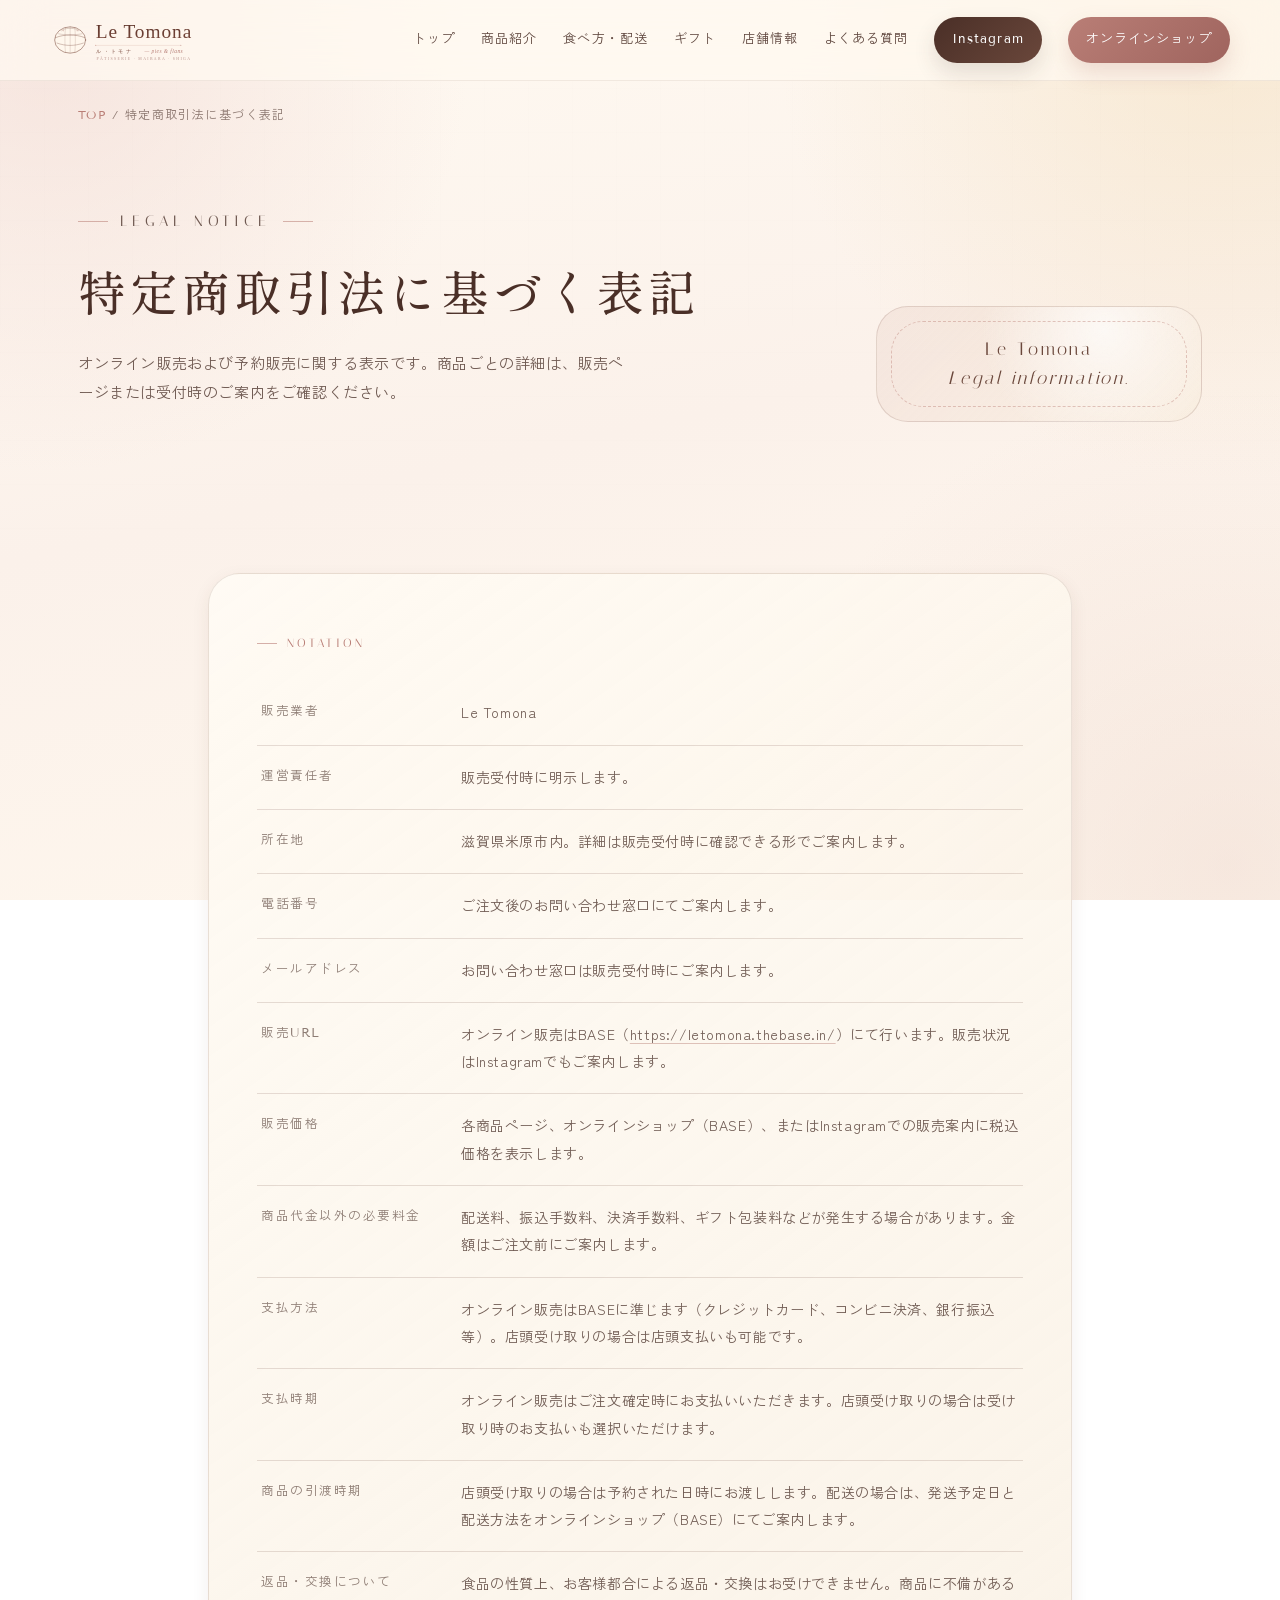
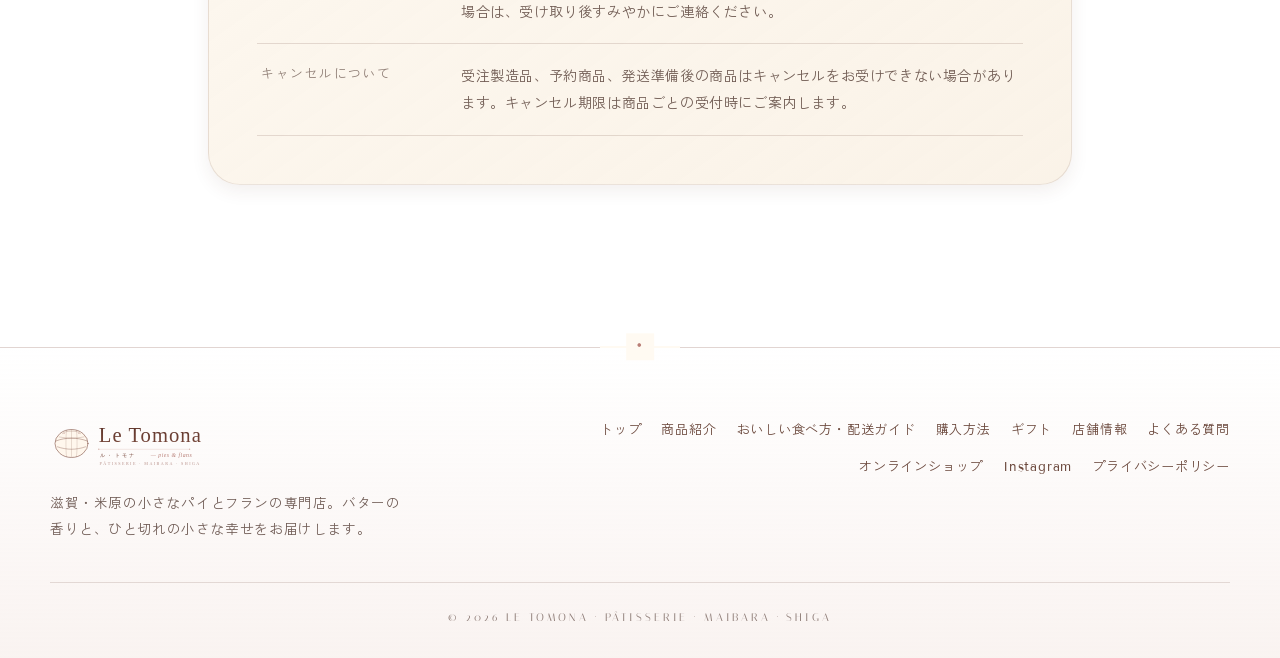
<file: legal.html>
<!doctype html>
<html lang="ja">
<head>
  <meta charset="utf-8">
  <meta name="viewport" content="width=device-width, initial-scale=1">
  <title>特定商取引法に基づく表記 | Le Tomona</title>
  <meta name="description" content="Le Tomonaの特定商取引法に基づく表記です。販売価格、支払方法、返品・交換などについてご案内します。">
  <link rel="icon" href="assets/favicon.svg" type="image/svg+xml">

  <link rel="preconnect" href="https://fonts.googleapis.com">
  <link rel="preconnect" href="https://fonts.gstatic.com" crossorigin>
  <link href="https://fonts.googleapis.com/css2?family=Italiana&family=Cormorant+Garamond:ital,wght@0,400;0,500;1,400;1,500&family=Tenor+Sans&family=Allura&family=Shippori+Mincho+B1:wght@400;500;600&family=Zen+Kaku+Gothic+Antique:wght@400;500&display=swap" rel="stylesheet">

  <link rel="stylesheet" href="styles.css">
</head>
<body>
  <a class="skip-link" href="#main">本文へ移動する</a>
  <div class="scroll-progress" data-scroll-progress aria-hidden="true"></div>

  <header class="site-header" data-header>
    <div class="header-inner">
      <a class="logo-link" href="index.html" aria-label="Le Tomona トップページへ">
        <img src="assets/logo.svg" width="178" height="50" alt="Le Tomona ル・トモナ">
      </a>
      <button class="nav-toggle" type="button" aria-label="メニューを開閉する" aria-expanded="false" aria-controls="site-nav" data-nav-toggle>
        <span class="nav-toggle-line"></span>
        <span class="nav-toggle-line"></span>
        <span class="nav-toggle-line"></span>
      </button>
      <nav class="site-nav" id="site-nav" aria-label="主要ナビゲーション" data-nav>
        <a href="index.html">トップ</a>
        <a href="products.html">商品紹介</a>
        <a href="guide.html">食べ方・配送</a>
        <a href="index.html#gift">ギフト</a>
        <a href="index.html#shop">店舗情報</a>
        <a href="index.html#faq">よくある質問</a>
        <a class="nav-cta" href="https://www.instagram.com/le_tomona?igsh=bzFsZndmN2lub2E0" target="_blank" rel="noopener">Instagram</a>
        <!-- BASEショップのURLは実際のURLに差し替えてください -->
        <a class="nav-base" href="https://letomona.thebase.in/" target="_blank" rel="noopener">オンラインショップ</a>
      </nav>
    </div>
  </header>

  <main id="main">
    <div class="breadcrumb"><a href="index.html">Top</a> / 特定商取引法に基づく表記</div>

    <section class="page-hero" aria-labelledby="legal-title">
      <div data-reveal="up">
        <p class="eyebrow">Legal notice</p>
        <h1 id="legal-title">特定商取引法に基づく表記</h1>
        <p>オンライン販売および予約販売に関する表示です。商品ごとの詳細は、販売ページまたは受付時のご案内をご確認ください。</p>
      </div>
      <aside class="page-badge" data-reveal="scale"><p>Le Tomona<br><em>Legal information.</em></p></aside>
    </section>

    <section class="section section-tight legal-layout" aria-labelledby="legal-table-title">
      <article class="legal-card" data-reveal="up">
        <h2 id="legal-table-title" class="label">Notation</h2>
        <table class="legal-table">
          <tbody>
            <tr><th scope="row">販売業者</th><td>Le Tomona</td></tr>
            <!-- 公開前に正式な氏名または法人名へ更新してください。 -->
            <tr><th scope="row">運営責任者</th><td>販売受付時に明示します。</td></tr>
            <!-- 公開前に正式所在地へ更新してください。 -->
            <tr><th scope="row">所在地</th><td>滋賀県米原市内。詳細は販売受付時に確認できる形でご案内します。</td></tr>
            <!-- 公開前に問い合わせ用電話番号へ更新してください。 -->
            <tr><th scope="row">電話番号</th><td>ご注文後のお問い合わせ窓口にてご案内します。</td></tr>
            <!-- 公開前に問い合わせ用メールアドレスへ更新してください。 -->
            <tr><th scope="row">メールアドレス</th><td>お問い合わせ窓口は販売受付時にご案内します。</td></tr>
            <tr><th scope="row">販売URL</th><td>オンライン販売はBASE（<a href="https://letomona.thebase.in/" target="_blank" rel="noopener">https://letomona.thebase.in/</a>）にて行います。販売状況はInstagramでもご案内します。</td></tr>
            <tr><th scope="row">販売価格</th><td>各商品ページ、オンラインショップ（BASE）、またはInstagramでの販売案内に税込価格を表示します。</td></tr>
            <tr><th scope="row">商品代金以外の必要料金</th><td>配送料、振込手数料、決済手数料、ギフト包装料などが発生する場合があります。金額はご注文前にご案内します。</td></tr>
            <tr><th scope="row">支払方法</th><td>オンライン販売はBASEに準じます（クレジットカード、コンビニ決済、銀行振込等）。店頭受け取りの場合は店頭支払いも可能です。</td></tr>
            <tr><th scope="row">支払時期</th><td>オンライン販売はご注文確定時にお支払いいただきます。店頭受け取りの場合は受け取り時のお支払いも選択いただけます。</td></tr>
            <tr><th scope="row">商品の引渡時期</th><td>店頭受け取りの場合は予約された日時にお渡しします。配送の場合は、発送予定日と配送方法をオンラインショップ（BASE）にてご案内します。</td></tr>
            <tr><th scope="row">返品・交換について</th><td>食品の性質上、お客様都合による返品・交換はお受けできません。商品に不備がある場合は、受け取り後すみやかにご連絡ください。</td></tr>
            <tr><th scope="row">キャンセルについて</th><td>受注製造品、予約商品、発送準備後の商品はキャンセルをお受けできない場合があります。キャンセル期限は商品ごとの受付時にご案内します。</td></tr>
          </tbody>
        </table>
      </article>
    </section>
  </main>

  <footer class="site-footer">
    <div class="footer-inner">
      <div>
        <img class="footer-logo" src="assets/logo.svg" width="190" height="54" alt="Le Tomona ル・トモナ">
        <p class="footer-copy">滋賀・米原の小さなパイとフランの専門店。バターの香りと、ひと切れの小さな幸せをお届けします。</p>
      </div>
      <nav class="footer-nav" aria-label="フッターナビゲーション">
        <a href="index.html">トップ</a>
        <a href="products.html">商品紹介</a>
        <a href="guide.html">おいしい食べ方・配送ガイド</a>
        <a href="index.html#order">購入方法</a>
        <a href="index.html#gift">ギフト</a>
        <a href="index.html#shop">店舗情報</a>
        <a href="index.html#faq">よくある質問</a>
        <a href="https://letomona.thebase.in/" target="_blank" rel="noopener">オンラインショップ</a>
        <a href="https://www.instagram.com/le_tomona?igsh=bzFsZndmN2lub2E0" target="_blank" rel="noopener">Instagram</a>
        <a href="privacy.html">プライバシーポリシー</a>
      </nav>
    </div>
    <div class="footer-bottom">© <span data-year></span> Le Tomona · Pâtisserie · Maibara · Shiga</div>
  </footer>

  <div class="mobile-cta" aria-label="固定CTA">
    <a class="is-primary" href="https://letomona.thebase.in/" target="_blank" rel="noopener">購入・予約</a>
    <a href="https://www.instagram.com/le_tomona?igsh=bzFsZndmN2lub2E0" target="_blank" rel="noopener">Instagram</a>
    <a href="index.html#faq">よくある質問</a>
  </div>
  <script src="script.js" defer></script>
</body>
</html>
</file>
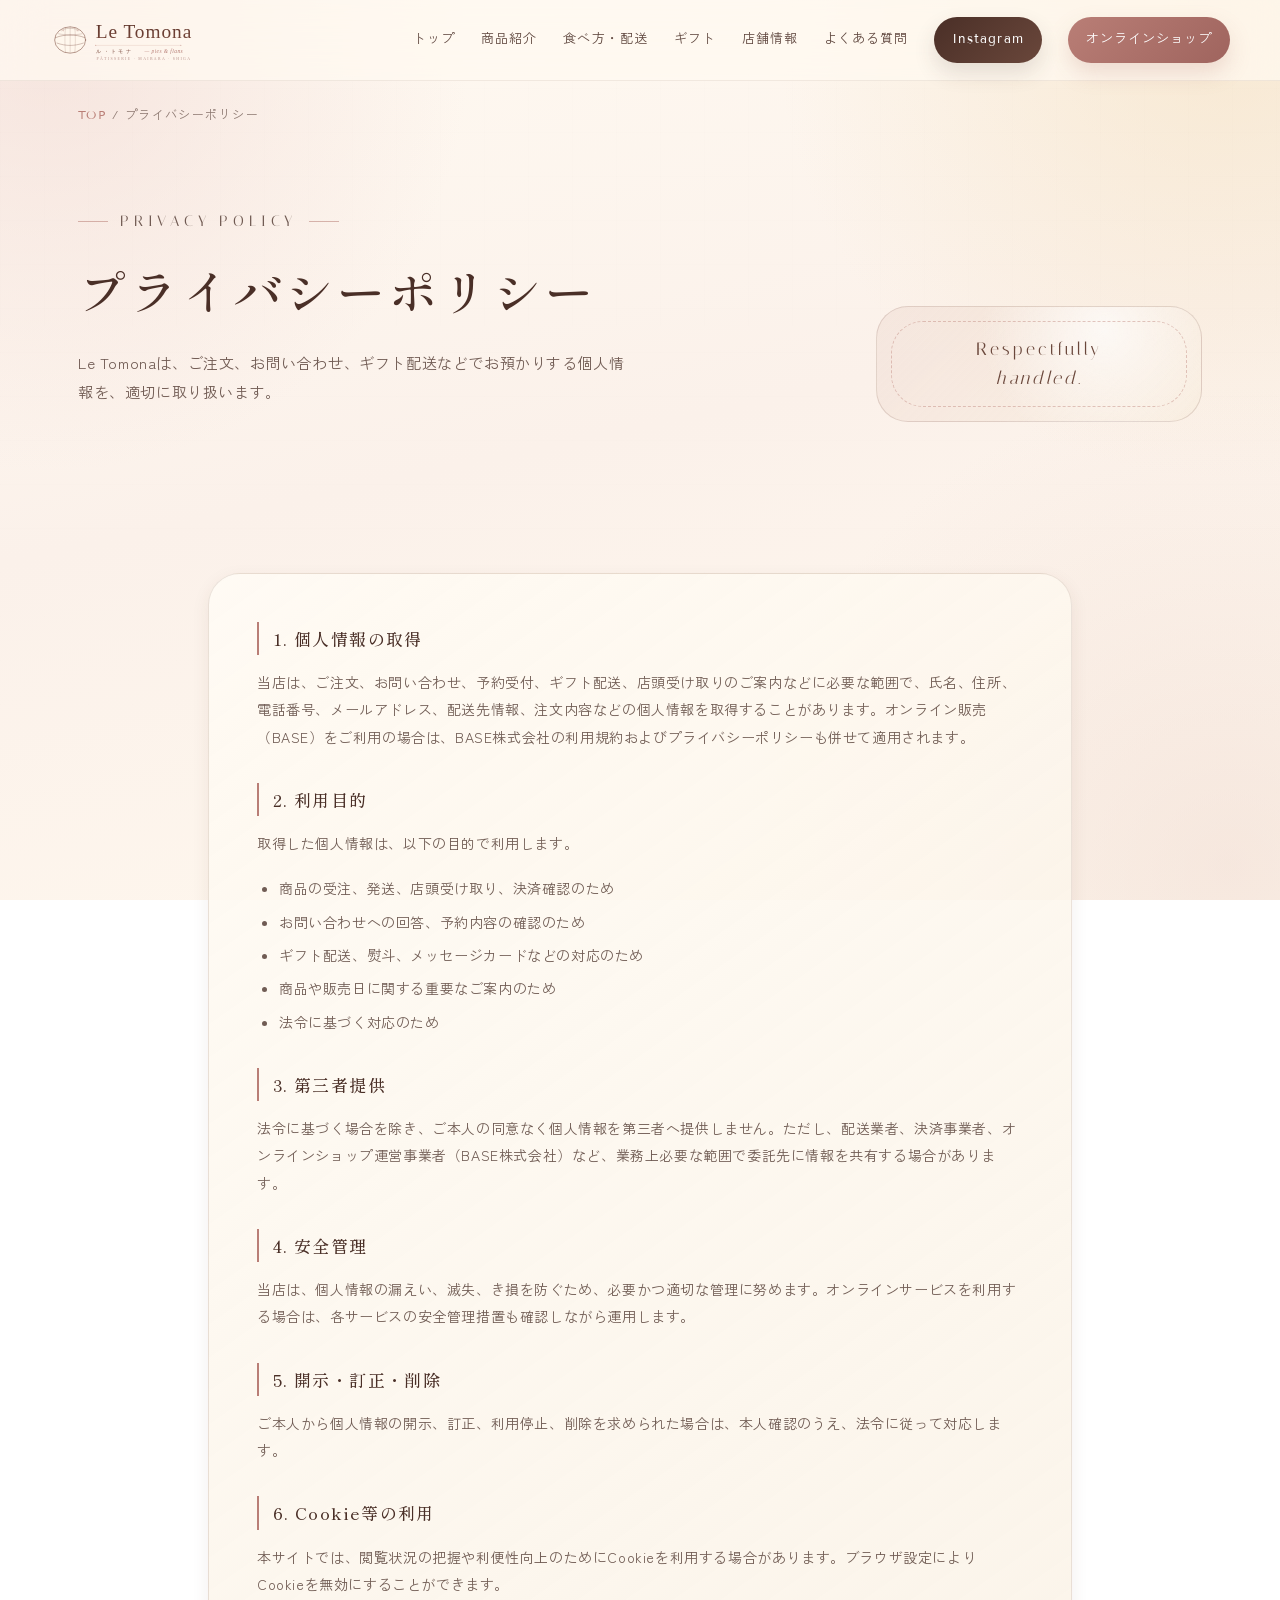
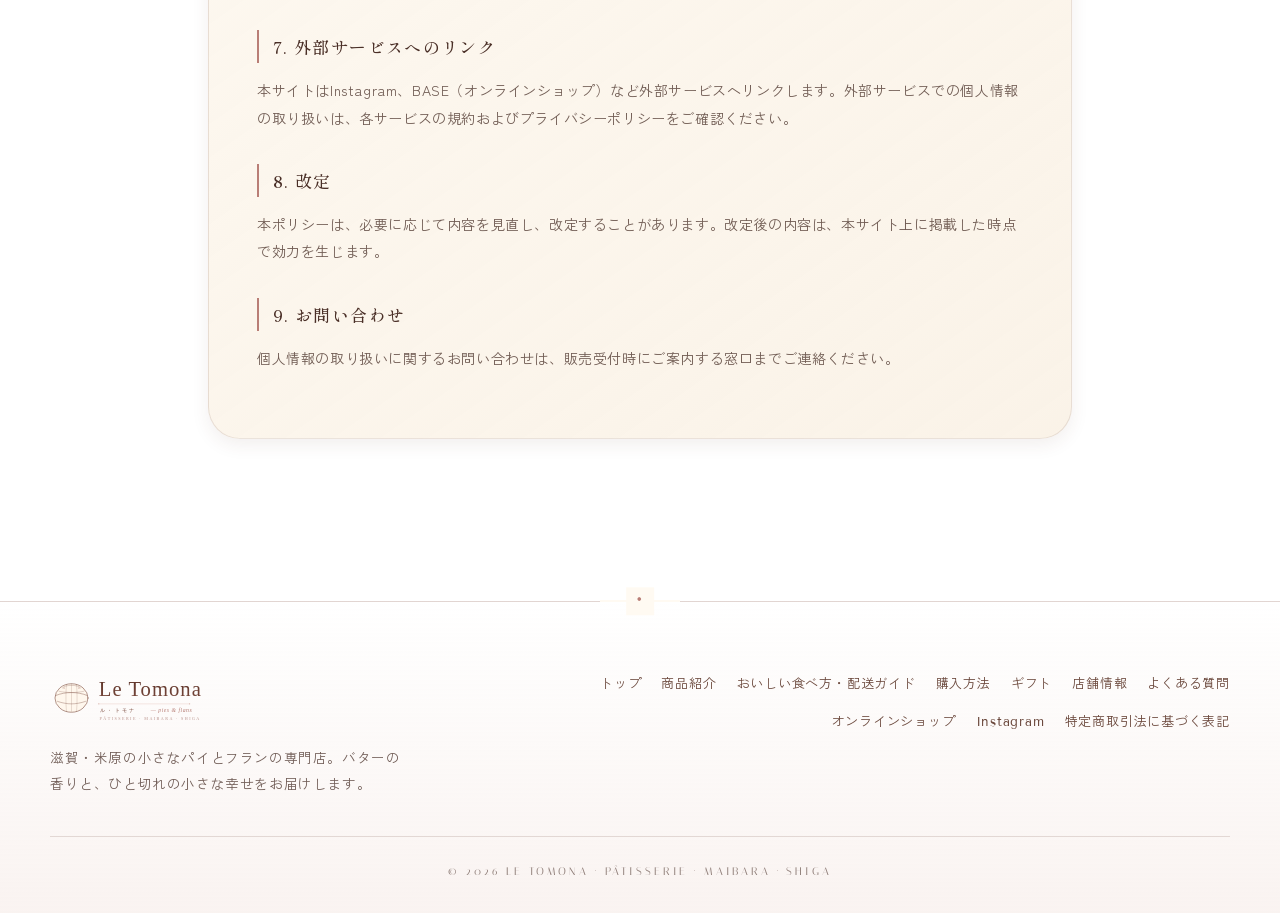
<file: privacy.html>
<!doctype html>
<html lang="ja">
<head>
  <meta charset="utf-8">
  <meta name="viewport" content="width=device-width, initial-scale=1">
  <title>プライバシーポリシー | Le Tomona</title>
  <meta name="description" content="Le Tomonaのプライバシーポリシーです。個人情報の取り扱い、利用目的、安全管理、第三者提供などについてご案内します。">
  <link rel="icon" href="assets/favicon.svg" type="image/svg+xml">

  <link rel="preconnect" href="https://fonts.googleapis.com">
  <link rel="preconnect" href="https://fonts.gstatic.com" crossorigin>
  <link href="https://fonts.googleapis.com/css2?family=Italiana&family=Cormorant+Garamond:ital,wght@0,400;0,500;1,400;1,500&family=Tenor+Sans&family=Allura&family=Shippori+Mincho+B1:wght@400;500;600&family=Zen+Kaku+Gothic+Antique:wght@400;500&display=swap" rel="stylesheet">

  <link rel="stylesheet" href="styles.css">
</head>
<body>
  <a class="skip-link" href="#main">本文へ移動する</a>
  <div class="scroll-progress" data-scroll-progress aria-hidden="true"></div>

  <header class="site-header" data-header>
    <div class="header-inner">
      <a class="logo-link" href="index.html" aria-label="Le Tomona トップページへ">
        <img src="assets/logo.svg" width="178" height="50" alt="Le Tomona ル・トモナ">
      </a>
      <button class="nav-toggle" type="button" aria-label="メニューを開閉する" aria-expanded="false" aria-controls="site-nav" data-nav-toggle>
        <span class="nav-toggle-line"></span>
        <span class="nav-toggle-line"></span>
        <span class="nav-toggle-line"></span>
      </button>
      <nav class="site-nav" id="site-nav" aria-label="主要ナビゲーション" data-nav>
        <a href="index.html">トップ</a>
        <a href="products.html">商品紹介</a>
        <a href="guide.html">食べ方・配送</a>
        <a href="index.html#gift">ギフト</a>
        <a href="index.html#shop">店舗情報</a>
        <a href="index.html#faq">よくある質問</a>
        <a class="nav-cta" href="https://www.instagram.com/le_tomona?igsh=bzFsZndmN2lub2E0" target="_blank" rel="noopener">Instagram</a>
        <!-- BASEショップのURLは実際のURLに差し替えてください -->
        <a class="nav-base" href="https://letomona.thebase.in/" target="_blank" rel="noopener">オンラインショップ</a>
      </nav>
    </div>
  </header>

  <main id="main">
    <div class="breadcrumb"><a href="index.html">Top</a> / プライバシーポリシー</div>

    <section class="page-hero" aria-labelledby="privacy-title">
      <div data-reveal="up">
        <p class="eyebrow">Privacy policy</p>
        <h1 id="privacy-title">プライバシーポリシー</h1>
        <p>Le Tomonaは、ご注文、お問い合わせ、ギフト配送などでお預かりする個人情報を、適切に取り扱います。</p>
      </div>
      <aside class="page-badge" data-reveal="scale"><p>Respectfully<br><em>handled.</em></p></aside>
    </section>

    <section class="section section-tight legal-layout">
      <article class="legal-card policy" data-reveal="up">
        <h2>1. 個人情報の取得</h2>
        <p>当店は、ご注文、お問い合わせ、予約受付、ギフト配送、店頭受け取りのご案内などに必要な範囲で、氏名、住所、電話番号、メールアドレス、配送先情報、注文内容などの個人情報を取得することがあります。オンライン販売（BASE）をご利用の場合は、BASE株式会社の利用規約およびプライバシーポリシーも併せて適用されます。</p>

        <h2>2. 利用目的</h2>
        <p>取得した個人情報は、以下の目的で利用します。</p>
        <ul>
          <li>商品の受注、発送、店頭受け取り、決済確認のため</li>
          <li>お問い合わせへの回答、予約内容の確認のため</li>
          <li>ギフト配送、熨斗、メッセージカードなどの対応のため</li>
          <li>商品や販売日に関する重要なご案内のため</li>
          <li>法令に基づく対応のため</li>
        </ul>

        <h2>3. 第三者提供</h2>
        <p>法令に基づく場合を除き、ご本人の同意なく個人情報を第三者へ提供しません。ただし、配送業者、決済事業者、オンラインショップ運営事業者（BASE株式会社）など、業務上必要な範囲で委託先に情報を共有する場合があります。</p>

        <h2>4. 安全管理</h2>
        <p>当店は、個人情報の漏えい、滅失、き損を防ぐため、必要かつ適切な管理に努めます。オンラインサービスを利用する場合は、各サービスの安全管理措置も確認しながら運用します。</p>

        <h2>5. 開示・訂正・削除</h2>
        <p>ご本人から個人情報の開示、訂正、利用停止、削除を求められた場合は、本人確認のうえ、法令に従って対応します。</p>

        <h2>6. Cookie等の利用</h2>
        <p>本サイトでは、閲覧状況の把握や利便性向上のためにCookieを利用する場合があります。ブラウザ設定によりCookieを無効にすることができます。</p>

        <h2>7. 外部サービスへのリンク</h2>
        <p>本サイトはInstagram、BASE（オンラインショップ）など外部サービスへリンクします。外部サービスでの個人情報の取り扱いは、各サービスの規約およびプライバシーポリシーをご確認ください。</p>

        <h2>8. 改定</h2>
        <p>本ポリシーは、必要に応じて内容を見直し、改定することがあります。改定後の内容は、本サイト上に掲載した時点で効力を生じます。</p>

        <h2>9. お問い合わせ</h2>
        <!-- 公開前に正式な問い合わせ先へ更新してください。 -->
        <p>個人情報の取り扱いに関するお問い合わせは、販売受付時にご案内する窓口までご連絡ください。</p>
      </article>
    </section>
  </main>

  <footer class="site-footer">
    <div class="footer-inner">
      <div>
        <img class="footer-logo" src="assets/logo.svg" width="190" height="54" alt="Le Tomona ル・トモナ">
        <p class="footer-copy">滋賀・米原の小さなパイとフランの専門店。バターの香りと、ひと切れの小さな幸せをお届けします。</p>
      </div>
      <nav class="footer-nav" aria-label="フッターナビゲーション">
        <a href="index.html">トップ</a>
        <a href="products.html">商品紹介</a>
        <a href="guide.html">おいしい食べ方・配送ガイド</a>
        <a href="index.html#order">購入方法</a>
        <a href="index.html#gift">ギフト</a>
        <a href="index.html#shop">店舗情報</a>
        <a href="index.html#faq">よくある質問</a>
        <a href="https://letomona.thebase.in/" target="_blank" rel="noopener">オンラインショップ</a>
        <a href="https://www.instagram.com/le_tomona?igsh=bzFsZndmN2lub2E0" target="_blank" rel="noopener">Instagram</a>
        <a href="legal.html">特定商取引法に基づく表記</a>
      </nav>
    </div>
    <div class="footer-bottom">© <span data-year></span> Le Tomona · Pâtisserie · Maibara · Shiga</div>
  </footer>

  <div class="mobile-cta" aria-label="固定CTA">
    <a class="is-primary" href="https://letomona.thebase.in/" target="_blank" rel="noopener">購入・予約</a>
    <a href="https://www.instagram.com/le_tomona?igsh=bzFsZndmN2lub2E0" target="_blank" rel="noopener">Instagram</a>
    <a href="index.html#faq">よくある質問</a>
  </div>
  <script src="script.js" defer></script>
</body>
</html>
</file>
<file: styles.css>
@charset "UTF-8";

/* =========================================================================
   Le Tomona — Stylesheet
   Soft Editorial × Patisserie Romance
   ========================================================================= */

:root {
  /* Palette ------------------------------------------------------------- */
  --ivory: #fffaf2;
  --ivory-2: #fdf4e8;
  --cream: #f8eddd;
  --butter: #f3dfbd;
  --pink-beige: #ead1c8;
  --rose-50: #f8ece8;
  --rose-100: #efd5d0;
  --rose-200: #d9a8a1;
  --rose-300: #b97e76;
  --rose-400: #9f645e;
  --choco: #4a2f27;
  --choco-2: #6a473b;
  --gold: #c9a35e;
  --pistachio: #9cae88;

  --ink: #432a22;
  --ink-soft: rgba(67, 42, 34, .76);
  --ink-muted: rgba(67, 42, 34, .60);

  --line: rgba(118, 80, 67, .18);
  --line-strong: rgba(118, 80, 67, .34);
  --line-dashed: rgba(185, 126, 118, .42);

  --paper: rgba(255, 251, 244, .86);

  /* Shadow -------------------------------------------------------------- */
  --shadow-lg: 0 30px 80px rgba(86, 54, 42, .12), 0 6px 18px rgba(86, 54, 42, .05);
  --shadow-md: 0 16px 44px rgba(86, 54, 42, .10), 0 3px 10px rgba(86, 54, 42, .04);
  --shadow-sm: 0 6px 18px rgba(86, 54, 42, .08);

  /* Radius -------------------------------------------------------------- */
  --radius-xl: 42px;
  --radius-lg: 32px;
  --radius-md: 22px;
  --radius-sm: 14px;

  /* Layout -------------------------------------------------------------- */
  --max: 1180px;
  --max-narrow: 920px;

  /* Type ---------------------------------------------------------------- */
  --display: "Italiana", "Cormorant Garamond", "Times New Roman", serif;
  --serif: "Cormorant Garamond", "Times New Roman", serif;
  --jp-display: "Shippori Mincho B1", "Yu Mincho", "YuMincho", "Hiragino Mincho ProN", serif;
  --jp: "Zen Kaku Gothic Antique", "Hiragino Sans", "Yu Gothic", system-ui, sans-serif;
  --sans: "Tenor Sans", "Zen Kaku Gothic Antique", system-ui, sans-serif;
  --script: "Allura", "Pinyon Script", cursive;

  /* Motion -------------------------------------------------------------- */
  --ease-out: cubic-bezier(.22, .65, .25, 1);
  --ease-soft: cubic-bezier(.4, 0, .2, 1);
}

/* =========================================================================
   Reset & Base
   ========================================================================= */

*,
*::before,
*::after {
  box-sizing: border-box;
}

html {
  scroll-behavior: smooth;
  -webkit-text-size-adjust: 100%;
}

body {
  margin: 0;
  color: var(--ink);
  background:
    radial-gradient(circle at 4% 6%, rgba(239, 213, 208, .55) 0, rgba(239, 213, 208, 0) 28%),
    radial-gradient(circle at 96% 3%, rgba(243, 223, 189, .55) 0, rgba(243, 223, 189, 0) 30%),
    radial-gradient(circle at 96% 96%, rgba(234, 209, 200, .42) 0, rgba(234, 209, 200, 0) 32%),
    linear-gradient(168deg, var(--ivory) 0%, #fbf1ea 48%, #fff8ee 100%);
  background-attachment: fixed;
  font-family: var(--jp);
  font-weight: 400;
  font-size: 15px;
  line-height: 1.95;
  letter-spacing: .04em;
  -webkit-font-smoothing: antialiased;
  text-rendering: optimizeLegibility;
  overflow-x: hidden;
}

/* Paper grain */
body::before {
  content: "";
  position: fixed;
  inset: 0;
  pointer-events: none;
  z-index: -1;
  opacity: .32;
  background-image:
    linear-gradient(rgba(114, 76, 61, .03) 1px, transparent 1px),
    linear-gradient(90deg, rgba(114, 76, 61, .024) 1px, transparent 1px);
  background-size: 44px 44px;
  mask-image: linear-gradient(to bottom, rgba(0, 0, 0, .8), rgba(0, 0, 0, .2));
}

/* Dots */
body::after {
  content: "";
  position: fixed;
  inset: 0;
  z-index: -1;
  pointer-events: none;
  opacity: .22;
  background-image: radial-gradient(rgba(74, 47, 39, .14) .55px, transparent .55px);
  background-size: 6px 6px;
  mix-blend-mode: multiply;
}

img,
svg {
  max-width: 100%;
  height: auto;
}

a {
  color: inherit;
  text-decoration-color: rgba(185, 126, 118, .45);
  text-underline-offset: .22em;
}

a:hover {
  text-decoration-color: currentColor;
}

button,
a {
  -webkit-tap-highlight-color: transparent;
}

::selection {
  background: var(--rose-100);
  color: var(--choco);
}

/* =========================================================================
   Scroll progress bar (top)
   ========================================================================= */

.scroll-progress {
  position: fixed;
  top: 0;
  left: 0;
  height: 2px;
  width: 100%;
  background: transparent;
  z-index: 200;
  pointer-events: none;
}

.scroll-progress::before {
  content: "";
  display: block;
  height: 100%;
  width: var(--progress, 0%);
  background: linear-gradient(90deg, var(--rose-200), var(--rose-300), var(--choco-2));
  transition: width .12s linear;
  box-shadow: 0 0 18px rgba(185, 126, 118, .4);
}

/* =========================================================================
   Skip link
   ========================================================================= */

.skip-link {
  position: absolute;
  left: 16px;
  top: -80px;
  padding: 10px 16px;
  color: #fff;
  background: var(--choco);
  border-radius: 999px;
  z-index: 1000;
  font-family: var(--jp);
  font-size: 13px;
  transition: top .2s ease;
}

.skip-link:focus {
  top: 16px;
}

/* =========================================================================
   Header
   ========================================================================= */

.site-header {
  position: sticky;
  top: 0;
  z-index: 100;
  background: rgba(255, 250, 242, .72);
  border-bottom: 1px solid rgba(117, 82, 69, .10);
  backdrop-filter: blur(20px) saturate(1.1);
  -webkit-backdrop-filter: blur(20px) saturate(1.1);
  transition: padding .35s var(--ease-out), background .35s var(--ease-out), border-color .35s var(--ease-out);
}

.site-header.is-scrolled {
  background: rgba(255, 250, 242, .92);
  border-bottom-color: rgba(117, 82, 69, .18);
  box-shadow: 0 1px 0 rgba(117, 82, 69, .04), 0 8px 30px rgba(86, 54, 42, .04);
}

.header-inner {
  max-width: calc(var(--max) + 56px);
  margin: 0 auto;
  padding: 16px 28px;
  display: flex;
  align-items: center;
  justify-content: space-between;
  gap: 18px;
  transition: padding .35s var(--ease-out);
}

.site-header.is-scrolled .header-inner {
  padding-top: 11px;
  padding-bottom: 11px;
}

.logo-link {
  display: inline-flex;
  align-items: center;
  min-width: 190px;
  text-decoration: none;
  transition: transform .4s var(--ease-out);
}

.logo-link:hover {
  transform: translateY(-1px);
}

.logo-link img {
  width: 178px;
  display: block;
  transition: width .35s var(--ease-out);
}

.site-header.is-scrolled .logo-link img {
  width: 156px;
}

.nav-toggle {
  display: none;
  width: 46px;
  height: 46px;
  border: 1px solid var(--line);
  border-radius: 999px;
  background: rgba(255, 255, 255, .55);
  color: var(--choco);
  cursor: pointer;
  transition: background .25s ease, border-color .25s ease;
}

.nav-toggle:hover {
  background: rgba(255, 255, 255, .85);
  border-color: var(--line-strong);
}

.nav-toggle-line {
  display: block;
  width: 18px;
  height: 1px;
  margin: 5px auto;
  background: currentColor;
  transition: transform .3s var(--ease-out), opacity .25s ease;
}

.nav-toggle[aria-expanded="true"] .nav-toggle-line:nth-child(1) {
  transform: translateY(6px) rotate(38deg);
}

.nav-toggle[aria-expanded="true"] .nav-toggle-line:nth-child(2) {
  opacity: 0;
}

.nav-toggle[aria-expanded="true"] .nav-toggle-line:nth-child(3) {
  transform: translateY(-6px) rotate(-38deg);
}

.site-nav {
  display: flex;
  align-items: center;
  gap: 26px;
  font-family: var(--sans);
  font-size: 13px;
  letter-spacing: .08em;
}

.site-nav a {
  position: relative;
  text-decoration: none;
  color: rgba(74, 47, 39, .88);
  padding: 8px 0;
  transition: color .25s ease;
}

.site-nav a::after {
  content: "";
  position: absolute;
  left: 0;
  right: 0;
  bottom: 3px;
  height: 1px;
  background: var(--rose-300);
  transform: scaleX(0);
  transform-origin: right;
  transition: transform .35s var(--ease-out);
}

.site-nav a:hover {
  color: var(--rose-400);
}

.site-nav a:hover::after,
.site-nav a[aria-current="page"]::after {
  transform: scaleX(1);
  transform-origin: left;
}

.nav-cta {
  padding: 10px 18px !important;
  color: #fff !important;
  background: linear-gradient(135deg, var(--choco), var(--choco-2));
  border-radius: 999px;
  box-shadow: 0 10px 22px rgba(74, 47, 39, .14);
  transition: transform .25s var(--ease-out), box-shadow .25s ease;
}

.nav-cta:hover {
  transform: translateY(-1px);
  box-shadow: 0 12px 26px rgba(74, 47, 39, .22);
}

.nav-cta::after {
  display: none;
}

.nav-base {
  padding: 10px 18px !important;
  color: #fff !important;
  background: linear-gradient(135deg, var(--rose-300), var(--rose-400));
  border-radius: 999px;
  box-shadow: 0 10px 22px rgba(185, 126, 118, .24);
  transition: transform .25s var(--ease-out), box-shadow .25s ease;
}

.nav-base:hover {
  transform: translateY(-1px);
  box-shadow: 0 12px 26px rgba(185, 126, 118, .34);
}

.nav-base::after {
  display: none;
}

/* =========================================================================
   Main wrapper
   ========================================================================= */

main {
  overflow: hidden;
  position: relative;
}

.breadcrumb {
  max-width: var(--max);
  margin: 0 auto;
  padding: 22px 28px 0;
  font-family: var(--sans);
  font-size: 12px;
  letter-spacing: .12em;
  color: var(--ink-muted);
  text-transform: uppercase;
}

.breadcrumb a {
  text-decoration: none;
  color: var(--rose-300);
}

/* =========================================================================
   Sections
   ========================================================================= */

.section {
  max-width: var(--max);
  margin: 0 auto;
  padding: 120px 28px;
  position: relative;
}

.section-tight {
  padding-top: 76px;
  padding-bottom: 82px;
}

.section-muted {
  max-width: none;
  padding-left: 0;
  padding-right: 0;
  background:
    linear-gradient(180deg, rgba(234, 209, 200, .28), rgba(248, 237, 221, .36)),
    radial-gradient(circle at 82% 18%, rgba(156, 174, 136, .12), transparent 30%);
  border-block: 1px solid rgba(118, 80, 67, .08);
  position: relative;
}

.section-muted::before,
.section-muted::after {
  content: "";
  position: absolute;
  left: 50%;
  transform: translateX(-50%);
  width: 80px;
  height: 1px;
  background: var(--line-dashed);
}

.section-muted::before { top: 28px; }
.section-muted::after  { bottom: 28px; }

.section-muted > .section-inner {
  max-width: var(--max);
  margin: 0 auto;
  padding: 0 28px;
}

/* =========================================================================
   Section title
   ========================================================================= */

.section-title {
  display: grid;
  grid-template-columns: minmax(0, .9fr) minmax(260px, .8fr);
  align-items: end;
  gap: 32px;
  margin-bottom: 58px;
}

.section-title.center {
  max-width: 760px;
  margin-inline: auto;
  text-align: center;
  display: block;
}

.section-title.center .eyebrow {
  justify-content: center;
}

.section-title p {
  margin: 0;
  color: var(--ink-soft);
  font-size: 14.5px;
}

/* Eyebrow ------------------------------------------------------------------ */

.eyebrow {
  display: inline-flex;
  align-items: center;
  gap: 12px;
  margin: 0 0 22px;
  color: var(--rose-300);
  font-family: var(--display);
  font-size: 13px;
  line-height: 1.3;
  letter-spacing: .32em;
  text-transform: uppercase;
}

.eyebrow::before,
.eyebrow::after {
  content: "";
  width: 30px;
  height: 1px;
  background: rgba(185, 126, 118, .55);
}

.eyebrow.solo::after {
  display: none;
}

/* Headlines --------------------------------------------------------------- */

h1, h2, h3, h4 {
  font-family: var(--jp-display);
  font-weight: 500;
  letter-spacing: .07em;
  color: var(--choco);
}

.hero h1,
.page-hero h1,
.section-title h2,
.section-title h1 {
  margin: 0;
  font-weight: 500;
  font-size: clamp(32px, 4.6vw, 56px);
  line-height: 1.42;
  letter-spacing: .08em;
}

/* Display lines use a thinner serif feel */
.display-en {
  font-family: var(--display);
  font-weight: 400;
  letter-spacing: .04em;
}

/* =========================================================================
   Buttons
   ========================================================================= */

.btn {
  display: inline-flex;
  align-items: center;
  justify-content: center;
  gap: 10px;
  min-height: 50px;
  padding: 14px 26px;
  border: 1px solid transparent;
  border-radius: 999px;
  font-family: var(--sans);
  font-size: 14px;
  font-weight: 400;
  letter-spacing: .08em;
  text-decoration: none;
  line-height: 1.4;
  cursor: pointer;
  transition: transform .3s var(--ease-out), box-shadow .3s var(--ease-out), background-color .3s ease;
  position: relative;
  overflow: hidden;
}

.btn::after {
  content: "→";
  font-family: var(--display);
  font-size: 15px;
  transition: transform .3s var(--ease-out);
}

.btn.btn-no-arrow::after {
  display: none;
}

.btn:hover {
  transform: translateY(-2px);
}

.btn:hover::after {
  transform: translateX(4px);
}

.btn-primary {
  color: #fff;
  background: linear-gradient(135deg, var(--rose-300), var(--rose-400));
  box-shadow: 0 14px 30px rgba(185, 126, 118, .28);
}

.btn-primary:hover {
  box-shadow: 0 18px 36px rgba(185, 126, 118, .38);
}

.btn-choco {
  color: #fff;
  background: linear-gradient(135deg, var(--choco), var(--choco-2));
  box-shadow: 0 14px 30px rgba(74, 47, 39, .24);
}

.btn-choco:hover {
  box-shadow: 0 18px 36px rgba(74, 47, 39, .32);
}

.btn-ghost {
  color: var(--choco);
  background: rgba(255, 255, 255, .5);
  border-color: rgba(117, 82, 69, .22);
  backdrop-filter: blur(6px);
}

.btn-ghost:hover {
  background: rgba(255, 255, 255, .82);
  border-color: rgba(117, 82, 69, .38);
}

.btn-base {
  color: #fff;
  background: linear-gradient(135deg, #d49a93 0%, #b97e76 50%, #9f645e 100%);
  box-shadow: 0 16px 34px rgba(185, 126, 118, .32);
  position: relative;
}

.btn-base:hover {
  box-shadow: 0 20px 40px rgba(185, 126, 118, .42);
}

.btn-base::before {
  content: "BASE";
  position: absolute;
  top: 4px;
  right: 8px;
  font-family: var(--display);
  font-size: 8px;
  letter-spacing: .25em;
  opacity: .68;
}

.btn-small {
  min-height: 42px;
  padding: 10px 18px;
  font-size: 13px;
}

.action-row {
  display: flex;
  flex-wrap: wrap;
  gap: 14px;
  margin-top: 36px;
}

/* =========================================================================
   Hero
   ========================================================================= */

.hero {
  min-height: calc(100vh - 78px);
  max-width: calc(var(--max) + 56px);
  margin: 0 auto;
  padding: 68px 28px 110px;
  display: grid;
  grid-template-columns: minmax(0, 1.05fr) minmax(340px, .95fr);
  align-items: center;
  gap: 56px;
  position: relative;
}

.hero::before {
  content: "Pâte au beurre";
  position: absolute;
  right: 28px;
  top: 26px;
  font-family: var(--display);
  font-size: clamp(76px, 13vw, 200px);
  line-height: 1;
  letter-spacing: .015em;
  color: rgba(119, 76, 65, .055);
  white-space: nowrap;
  pointer-events: none;
  z-index: 0;
}

.hero::after {
  content: "";
  position: absolute;
  left: -120px;
  bottom: 40px;
  width: 240px;
  height: 240px;
  border-radius: 50%;
  background: radial-gradient(circle, rgba(234, 209, 200, .45), transparent 70%);
  pointer-events: none;
  z-index: 0;
  filter: blur(6px);
}

.hero-copy {
  position: relative;
  z-index: 2;
}

.hero-script {
  display: block;
  margin-bottom: 8px;
  font-family: var(--script);
  font-size: 38px;
  font-weight: 400;
  line-height: 1;
  color: var(--rose-300);
  transform: rotate(-2deg);
  transform-origin: left center;
}

.hero h1 {
  /* Japanese line-break behavior — break naturally between phrases */
  word-break: keep-all;
  overflow-wrap: anywhere;
  line-break: strict;
}

.hero h1 > span {
  display: inline-block;
}

.hero h1 em {
  font-family: var(--display);
  font-style: italic;
  font-weight: 400;
  color: var(--rose-400);
  letter-spacing: .04em;
}

.hero-lead {
  max-width: 570px;
  margin: 28px 0 0;
  color: var(--ink-soft);
  font-size: 15.5px;
}

.hero-actions {
  display: flex;
  flex-wrap: wrap;
  gap: 14px;
  margin-top: 38px;
}

.instagram-note {
  display: inline-flex;
  align-items: center;
  gap: 10px;
  margin-top: 24px;
  font-family: var(--sans);
  font-size: 13px;
  letter-spacing: .04em;
  color: rgba(74, 47, 39, .72);
  text-decoration: none;
}

.instagram-note::before {
  content: "";
  width: 8px;
  height: 8px;
  border-radius: 50%;
  background: var(--pistachio);
  box-shadow: 0 0 0 5px rgba(156, 174, 136, .14);
  animation: pulseDot 2.6s ease-in-out infinite;
}

@keyframes pulseDot {
  0%, 100% { box-shadow: 0 0 0 5px rgba(156, 174, 136, .14); }
  50%      { box-shadow: 0 0 0 9px rgba(156, 174, 136, .07); }
}

/* Hero visual ------------------------------------------------------------- */

.hero-visual {
  position: relative;
  z-index: 1;
}

.hero-card {
  position: relative;
  padding: 28px;
  margin: 0;
  border: 1px solid rgba(117, 82, 69, .16);
  border-radius: 48px;
  background:
    linear-gradient(145deg, rgba(255, 255, 255, .55), rgba(248, 237, 221, .52)),
    radial-gradient(circle at 30% 15%, rgba(255, 255, 255, .72), transparent 36%);
  box-shadow: var(--shadow-lg);
}

.hero-card::before {
  content: "Le goût du beurre";
  position: absolute;
  top: 22px;
  left: 28px;
  z-index: 2;
  padding: 8px 14px;
  font-family: var(--display);
  font-size: 13px;
  letter-spacing: .18em;
  color: var(--choco-2);
  background: rgba(255, 250, 242, .9);
  border: 1px solid rgba(117, 82, 69, .16);
  border-radius: 999px;
  box-shadow: 0 8px 20px rgba(74, 47, 39, .08);
}

.hero-card::after {
  content: "";
  position: absolute;
  inset: 18px;
  border: 1px solid rgba(117, 82, 69, .10);
  border-radius: 34px;
  pointer-events: none;
}

.hero-card img {
  display: block;
  width: min(100%, 540px);
  margin: 0 auto;
  filter: drop-shadow(0 28px 34px rgba(74, 47, 39, .18));
}

.hero-ribbon {
  position: absolute;
  right: 18px;
  bottom: -22px;
  width: 138px;
  aspect-ratio: 1;
  border-radius: 999px;
  display: grid;
  place-items: center;
  text-align: center;
  color: var(--choco);
  font-family: var(--display);
  font-size: 13px;
  line-height: 1.4;
  letter-spacing: .15em;
  background: rgba(255, 250, 242, .94);
  border: 1px solid rgba(117, 82, 69, .18);
  box-shadow: var(--shadow-sm);
  animation: floatSpin 16s ease-in-out infinite;
}

.hero-ribbon::before {
  content: "";
  position: absolute;
  inset: 10px;
  border: 1px dashed var(--line-dashed);
  border-radius: inherit;
}

.hero-ribbon span {
  position: relative;
  display: block;
}

.hero-ribbon strong {
  display: block;
  margin-top: 6px;
  font-family: var(--script);
  font-weight: 400;
  font-size: 26px;
  letter-spacing: .02em;
  color: var(--rose-400);
}

@keyframes floatSpin {
  0%, 100% { transform: translateY(0) rotate(-2deg); }
  50%      { transform: translateY(-6px) rotate(2deg); }
}

/* Decorative scattered ornaments ------------------------------------------ */

.hero-ornament {
  position: absolute;
  pointer-events: none;
  z-index: 0;
  color: var(--rose-200);
  opacity: .65;
}

.hero-ornament.sparkle-1 { top: 12%;  left: 42%;  width: 28px; animation: twinkle 4s ease-in-out infinite; }
.hero-ornament.sparkle-2 { top: 8%;   right: 10%; width: 22px; animation: twinkle 5.5s ease-in-out .8s infinite; }
.hero-ornament.sparkle-3 { bottom: 14%; left: 8%; width: 24px; animation: twinkle 6s ease-in-out 1.6s infinite; }

@keyframes twinkle {
  0%, 100% { opacity: .25; transform: scale(.92) rotate(0); }
  50%      { opacity: .85; transform: scale(1.05) rotate(12deg); }
}

/* Scroll hint at the bottom of the hero ----------------------------------- */

.scroll-hint {
  position: absolute;
  left: 50%;
  bottom: 26px;
  transform: translateX(-50%);
  display: inline-flex;
  flex-direction: column;
  align-items: center;
  gap: 10px;
  font-family: var(--display);
  font-size: 11px;
  letter-spacing: .32em;
  color: rgba(74, 47, 39, .5);
  text-transform: uppercase;
  pointer-events: none;
  z-index: 1;
}

.scroll-hint::after {
  content: "";
  width: 1px;
  height: 42px;
  background: linear-gradient(180deg, rgba(74, 47, 39, .4), transparent);
  animation: scrollLine 2s ease-in-out infinite;
  transform-origin: top;
}

@keyframes scrollLine {
  0%, 100% { transform: scaleY(.4); opacity: .3; }
  50%      { transform: scaleY(1);   opacity: .85; }
}

/* =========================================================================
   Page hero (sub pages)
   ========================================================================= */

.page-hero {
  max-width: var(--max);
  margin: 0 auto;
  padding: 64px 28px 76px;
  display: grid;
  grid-template-columns: minmax(0, 1.4fr) minmax(220px, .6fr);
  gap: 36px;
  align-items: end;
}

.page-hero h1 {
  font-size: clamp(28px, 4vw, 48px);
  line-height: 1.5;
}

.page-hero > div p {
  margin-top: 22px;
  max-width: 560px;
  color: var(--ink-soft);
  font-size: 15px;
}

.page-badge {
  margin: 0;
  padding: 28px;
  border: 1px solid var(--line);
  border-radius: var(--radius-lg);
  background:
    radial-gradient(circle at 70% 20%, rgba(255, 255, 255, .7), transparent 50%),
    linear-gradient(135deg, rgba(234, 209, 200, .35), rgba(248, 237, 221, .55));
  font-family: var(--display);
  font-size: 18px;
  letter-spacing: .16em;
  line-height: 1.6;
  color: var(--choco-2);
  text-align: center;
  position: relative;
}

.page-badge::before {
  content: "";
  position: absolute;
  inset: 14px;
  border: 1px dashed var(--line-dashed);
  border-radius: inherit;
  pointer-events: none;
}

.page-badge p {
  margin: 0;
  position: relative;
}

/* =========================================================================
   Ornament divider
   ========================================================================= */

.ornament-divider {
  display: flex;
  justify-content: center;
  align-items: center;
  margin: 14px 0 0;
  color: var(--rose-300);
  height: 24px;
}

.ornament-divider svg {
  width: clamp(160px, 28vw, 240px);
  height: auto;
}

/* =========================================================================
   Cards (shared)
   ========================================================================= */

.story-card,
.paper-card,
.product-card,
.guide-card,
.faq-item,
.legal-card,
.access-card,
.gift-panel,
.note-card,
.order-card {
  position: relative;
  border: 1px solid rgba(117, 82, 69, .14);
  border-radius: var(--radius-lg);
  background:
    linear-gradient(145deg, rgba(255, 251, 244, .92), rgba(248, 237, 221, .68));
  box-shadow: var(--shadow-sm);
  transition: transform .4s var(--ease-out), box-shadow .4s var(--ease-out);
}

/* =========================================================================
   About section
   ========================================================================= */

.about-grid {
  display: grid;
  grid-template-columns: minmax(260px, .82fr) minmax(0, 1.18fr);
  gap: 36px;
  align-items: stretch;
}

.story-card {
  padding: 38px;
  overflow: hidden;
}

.story-card::before {
  content: "Baked in Maibara";
  position: absolute;
  left: -16px;
  top: 30px;
  transform: rotate(-7deg);
  padding: 8px 22px;
  color: var(--ink-muted);
  background: rgba(255, 255, 255, .65);
  border: 1px solid rgba(117, 82, 69, .14);
  border-radius: 999px;
  font-family: var(--display);
  font-size: 12px;
  letter-spacing: .22em;
  text-transform: uppercase;
}

.story-card-title {
  margin: 88px 0 20px;
  font-family: var(--jp-display);
  font-size: clamp(22px, 2.6vw, 30px);
  line-height: 1.5;
  letter-spacing: .06em;
}

.story-card p {
  margin: 0;
  color: var(--ink-soft);
}

.story-card .story-card-script {
  display: block;
  margin-top: 22px;
  font-family: var(--script);
  font-size: 22px;
  color: var(--rose-300);
  transform: rotate(-1.5deg);
  transform-origin: left center;
}

.story-lines {
  display: grid;
  gap: 16px;
}

.story-line {
  padding: 26px 28px;
  border: 1px solid rgba(117, 82, 69, .12);
  border-radius: var(--radius-md);
  background: rgba(255, 250, 242, .58);
  position: relative;
  transition: transform .3s var(--ease-out), background .3s ease;
}

.story-line:hover {
  transform: translateX(4px);
  background: rgba(255, 250, 242, .9);
}

.story-line h3 {
  margin: 0 0 10px;
  font-size: 18px;
  font-weight: 500;
  letter-spacing: .08em;
}

.story-line p {
  margin: 0;
  color: var(--ink-soft);
  font-size: 14px;
}

.story-line::before {
  content: "";
  position: absolute;
  left: 0;
  top: 50%;
  transform: translateY(-50%);
  width: 3px;
  height: 0;
  border-radius: 3px;
  background: var(--rose-300);
  transition: height .35s var(--ease-out);
}

.story-line:hover::before {
  height: 60%;
}

/* =========================================================================
   Products
   ========================================================================= */

.product-grid {
  display: grid;
  grid-template-columns: repeat(4, minmax(0, 1fr));
  gap: 20px;
}

.product-grid.products-page {
  grid-template-columns: repeat(2, minmax(0, 1fr));
  gap: 28px;
}

.product-card {
  padding: 20px;
  overflow: hidden;
}

.product-card:hover {
  transform: translateY(-6px);
  box-shadow: var(--shadow-md);
}

.product-card::before {
  content: "";
  position: absolute;
  inset: 14px;
  border: 1px solid rgba(117, 82, 69, .08);
  border-radius: 24px;
  pointer-events: none;
  transition: border-color .35s ease;
}

.product-card:hover::before {
  border-color: rgba(185, 126, 118, .3);
}

.product-image {
  min-height: 210px;
  display: grid;
  place-items: center;
  border-radius: 24px;
  background:
    radial-gradient(circle at 48% 28%, rgba(255, 255, 255, .85), transparent 38%),
    linear-gradient(160deg, rgba(234, 209, 200, .58), rgba(248, 237, 221, .62));
  border: 1px solid rgba(117, 82, 69, .08);
  position: relative;
  overflow: hidden;
}

.product-image::after {
  content: "";
  position: absolute;
  inset: 0;
  background: radial-gradient(circle at 30% 30%, rgba(255, 255, 255, .4), transparent 50%);
  opacity: 0;
  transition: opacity .4s var(--ease-out);
}

.product-card:hover .product-image::after {
  opacity: 1;
}

.product-image img {
  width: min(86%, 250px);
  filter: drop-shadow(0 18px 22px rgba(74, 47, 39, .14));
  transition: transform .55s var(--ease-out);
  position: relative;
  z-index: 1;
}

.product-card:hover .product-image img {
  transform: scale(1.04) rotate(-1deg);
}

.product-body {
  padding: 22px 10px 10px;
}

.label {
  display: inline-flex;
  align-items: center;
  gap: 10px;
  color: var(--rose-300);
  font-family: var(--display);
  font-size: 12px;
  letter-spacing: .26em;
  text-transform: uppercase;
}

.label::before {
  content: "";
  width: 20px;
  height: 1px;
  background: currentColor;
  opacity: .6;
}

.product-card h3 {
  margin: 11px 0 10px;
  font-size: 21px;
  font-weight: 500;
  letter-spacing: .07em;
}

.product-card p {
  margin: 0;
  color: var(--ink-soft);
  font-size: 14px;
}

.product-meta {
  display: grid;
  grid-template-columns: 1fr 1fr;
  gap: 10px;
  margin: 20px 0 0;
  padding: 0;
  list-style: none;
}

.product-meta li,
.guide-mini li {
  padding: 11px 13px;
  border-radius: var(--radius-sm);
  background: rgba(255, 250, 242, .7);
  border: 1px solid rgba(117, 82, 69, .1);
  font-family: var(--jp);
  font-size: 12.5px;
  line-height: 1.65;
  color: var(--ink-soft);
}

.product-meta b {
  display: block;
  margin-bottom: 3px;
  color: var(--ink-muted);
  font-size: 11px;
  font-weight: 500;
  letter-spacing: .05em;
}

.product-card .btn {
  margin-top: 22px;
  width: 100%;
}

.product-card .btn + .btn {
  margin-top: 10px;
}

/* Stock badge on product card (e.g., "通販あり") */
.product-badge {
  position: absolute;
  top: 16px;
  right: 16px;
  z-index: 2;
  padding: 5px 12px;
  font-family: var(--sans);
  font-size: 10.5px;
  letter-spacing: .14em;
  color: var(--rose-400);
  background: rgba(255, 250, 242, .9);
  border: 1px solid rgba(185, 126, 118, .35);
  border-radius: 999px;
  text-transform: uppercase;
}

.product-badge.pickup {
  color: var(--choco-2);
  border-color: rgba(117, 82, 69, .3);
}

/* =========================================================================
   Craft section
   ========================================================================= */

.craft-grid {
  display: grid;
  grid-template-columns: minmax(0, 1.2fr) minmax(260px, .8fr);
  gap: 36px;
  align-items: stretch;
}

.craft-list {
  display: grid;
  grid-template-columns: repeat(2, minmax(0, 1fr));
  gap: 16px;
}

.craft-item {
  padding: 26px;
  border: 1px solid rgba(117, 82, 69, .12);
  border-radius: var(--radius-md);
  background: rgba(255, 250, 242, .68);
  position: relative;
  transition: transform .35s var(--ease-out), background .3s ease;
}

.craft-item:hover {
  transform: translateY(-3px);
  background: rgba(255, 250, 242, .95);
}

.craft-item h3 {
  margin: 0 0 10px;
  font-size: 17px;
  font-weight: 500;
  letter-spacing: .08em;
}

.craft-item p {
  margin: 0;
  color: var(--ink-soft);
  font-size: 14px;
}

.craft-item::before {
  counter-increment: craft;
  content: counter(craft, decimal-leading-zero);
  position: absolute;
  top: 22px;
  right: 24px;
  font-family: var(--display);
  font-size: 14px;
  letter-spacing: .1em;
  color: var(--rose-200);
}

.craft-list {
  counter-reset: craft;
}

.paper-card {
  padding: 38px;
  position: relative;
  background:
    linear-gradient(145deg, rgba(255, 251, 244, .94), rgba(239, 213, 208, .42));
}

.paper-card::before {
  content: "";
  position: absolute;
  inset: 16px;
  border: 1px dashed var(--line-dashed);
  border-radius: 24px;
  pointer-events: none;
}

.paper-card .label {
  margin-bottom: 18px;
}

.paper-card p {
  margin: 0;
  color: var(--ink-soft);
  line-height: 2;
}

/* =========================================================================
   Guide cards
   ========================================================================= */

.guide-grid {
  display: grid;
  grid-template-columns: repeat(3, minmax(0, 1fr));
  gap: 22px;
}

.guide-card {
  padding: 32px 30px;
  overflow: hidden;
  transition: transform .4s var(--ease-out), box-shadow .4s var(--ease-out);
}

.guide-card:hover {
  transform: translateY(-4px);
  box-shadow: var(--shadow-md);
}

.guide-card h3 {
  margin: 16px 0 12px;
  font-size: 20px;
  font-weight: 500;
  letter-spacing: .07em;
}

.guide-card p {
  margin: 0;
  color: var(--ink-soft);
  font-size: 14px;
}

.guide-mini {
  list-style: none;
  padding: 0;
  margin: 22px 0 0;
  display: grid;
  gap: 10px;
}

/* =========================================================================
   Gift
   ========================================================================= */

.gift-layout {
  display: grid;
  grid-template-columns: minmax(0, .9fr) minmax(0, 1.1fr);
  gap: 36px;
  align-items: stretch;
}

.gift-panel {
  padding: 44px 40px;
  overflow: hidden;
}

.gift-panel h2 {
  margin: 0 0 18px;
  font-size: clamp(28px, 3.6vw, 38px);
  line-height: 1.42;
}

.gift-panel p {
  margin: 0;
  color: var(--ink-soft);
}

.gift-tags {
  display: flex;
  flex-wrap: wrap;
  gap: 9px;
  margin: 26px 0 0;
  padding: 0;
  list-style: none;
}

.gift-tags li {
  padding: 7px 14px;
  font-family: var(--sans);
  font-size: 12px;
  letter-spacing: .12em;
  color: var(--choco-2);
  background: rgba(255, 250, 242, .76);
  border: 1px solid var(--line);
  border-radius: 999px;
}

.gift-options {
  display: grid;
  grid-template-columns: repeat(2, minmax(0, 1fr));
  gap: 16px;
}

.gift-option {
  padding: 26px;
  border: 1px solid var(--line);
  border-radius: var(--radius-md);
  background: rgba(255, 250, 242, .76);
  transition: transform .35s var(--ease-out), background .3s ease;
}

.gift-option:hover {
  transform: translateY(-3px);
  background: rgba(255, 250, 242, 1);
}

.gift-option h3 {
  margin: 0 0 8px;
  font-size: 16px;
  font-weight: 500;
  letter-spacing: .07em;
}

.gift-option p {
  margin: 0;
  color: var(--ink-soft);
  font-size: 13.5px;
}

/* =========================================================================
   Order flow (BASE導線)
   ========================================================================= */

.order-flow {
  display: grid;
  grid-template-columns: repeat(3, minmax(0, 1fr));
  gap: 22px;
  margin-top: 18px;
}

.order-card {
  padding: 32px 28px;
  display: flex;
  flex-direction: column;
  position: relative;
  overflow: hidden;
}

.order-card:hover {
  transform: translateY(-4px);
  box-shadow: var(--shadow-md);
}

.order-card .label {
  margin-bottom: 16px;
}

.order-card h3 {
  margin: 0 0 14px;
  font-size: 19px;
  font-weight: 500;
  letter-spacing: .07em;
}

.order-card p {
  margin: 0 0 18px;
  color: var(--ink-soft);
  font-size: 14px;
}

.order-card ul {
  list-style: none;
  padding: 0;
  margin: 0 0 22px;
  display: grid;
  gap: 8px;
}

.order-card ul li {
  padding-left: 18px;
  position: relative;
  font-size: 13.5px;
  color: var(--ink-soft);
  line-height: 1.7;
}

.order-card ul li::before {
  content: "";
  position: absolute;
  left: 0;
  top: 12px;
  width: 8px;
  height: 1px;
  background: var(--rose-300);
}

.order-card .btn {
  margin-top: auto;
  width: 100%;
}

.order-card .order-number {
  position: absolute;
  top: 18px;
  right: 22px;
  font-family: var(--display);
  font-size: 36px;
  letter-spacing: .04em;
  color: var(--rose-100);
  line-height: 1;
}

/* =========================================================================
   Instagram strip
   ========================================================================= */

.instagram-strip {
  display: grid;
  grid-template-columns: minmax(0, .92fr) minmax(0, 1.08fr);
  gap: 38px;
  align-items: center;
  padding: 50px;
  border: 1px solid var(--line);
  border-radius: var(--radius-lg);
  background:
    radial-gradient(circle at 90% 20%, rgba(239, 213, 208, .35), transparent 45%),
    linear-gradient(135deg, rgba(255, 250, 242, .92), rgba(248, 237, 221, .6));
  box-shadow: var(--shadow-sm);
  position: relative;
  overflow: hidden;
}

.instagram-strip h2 {
  margin: 0 0 16px;
  font-size: clamp(24px, 3.2vw, 32px);
  line-height: 1.5;
}

.instagram-strip p {
  margin: 0 0 24px;
  color: var(--ink-soft);
  font-size: 14.5px;
}

.insta-cards {
  display: grid;
  grid-template-columns: repeat(3, minmax(0, 1fr));
  gap: 14px;
  position: relative;
}

.insta-card {
  aspect-ratio: 4 / 5;
  border-radius: 20px;
  background:
    radial-gradient(circle at 35% 30%, rgba(255, 255, 255, .8), transparent 50%),
    linear-gradient(160deg, rgba(243, 223, 189, .85), rgba(234, 209, 200, .82));
  border: 1px solid var(--line);
  box-shadow: var(--shadow-sm);
  position: relative;
  overflow: hidden;
  display: grid;
  place-items: end center;
  padding: 16px;
  transition: transform .55s var(--ease-out);
}

.insta-card:hover {
  transform: translateY(-4px) rotate(0deg) !important;
}

.insta-card:nth-child(1) { transform: rotate(-3deg); }
.insta-card:nth-child(2) { transform: translateY(-10px) rotate(0); }
.insta-card:nth-child(3) { transform: rotate(3deg); }

.insta-card::before {
  content: "";
  position: absolute;
  top: 14px;
  left: 14px;
  right: 14px;
  bottom: 50px;
  border-radius: 14px;
  background:
    radial-gradient(circle at 50% 45%, rgba(255, 250, 242, .95), transparent 60%),
    linear-gradient(160deg, rgba(243, 223, 189, .9), rgba(234, 209, 200, .9));
  border: 1px dashed rgba(185, 126, 118, .35);
}

.insta-card::after {
  content: "";
  position: absolute;
  bottom: 18px;
  left: 50%;
  transform: translateX(-50%);
  width: 40px;
  height: 4px;
  border-radius: 4px;
  background: var(--rose-200);
  opacity: .4;
}

.insta-card .insta-tag {
  position: relative;
  z-index: 2;
  padding: 4px 10px;
  font-family: var(--display);
  font-size: 10px;
  letter-spacing: .18em;
  color: var(--choco-2);
  background: rgba(255, 250, 242, .92);
  border-radius: 999px;
  border: 1px solid var(--line);
  text-transform: uppercase;
}

/* =========================================================================
   Shop / Access
   ========================================================================= */

.access-grid {
  display: grid;
  grid-template-columns: minmax(0, 1.1fr) minmax(0, .9fr);
  gap: 28px;
  align-items: stretch;
}

.access-card {
  padding: 38px;
}

.shop-data {
  display: grid;
  gap: 16px;
  margin: 20px 0 28px;
}

.shop-data > div {
  display: grid;
  grid-template-columns: 110px 1fr;
  gap: 14px;
  padding: 14px 0;
  border-bottom: 1px solid var(--line);
}

.shop-data > div:last-child {
  border-bottom: 0;
}

.shop-data dt {
  margin: 0;
  font-family: var(--sans);
  font-size: 12px;
  letter-spacing: .14em;
  color: var(--ink-muted);
  text-transform: uppercase;
}

.shop-data dd {
  margin: 0;
  font-size: 14.5px;
  color: var(--ink);
}

.map-frame {
  border-radius: var(--radius-lg);
  border: 1px solid var(--line);
  background:
    radial-gradient(circle at 70% 30%, rgba(255, 255, 255, .7), transparent 50%),
    linear-gradient(140deg, rgba(243, 223, 189, .6), rgba(234, 209, 200, .5));
  padding: 38px;
  display: grid;
  align-content: center;
}

.map-frame > div {
  text-align: center;
}

.map-frame p {
  margin: 14px 0 22px;
  color: var(--ink-soft);
  font-size: 14px;
}

/* =========================================================================
   FAQ
   ========================================================================= */

.faq-list {
  display: grid;
  gap: 14px;
  max-width: 820px;
  margin: 0 auto;
}

.faq-item {
  padding: 4px 0;
  overflow: hidden;
}

.faq-item summary {
  list-style: none;
  cursor: pointer;
  padding: 24px 30px;
  font-family: var(--jp-display);
  font-size: 16px;
  font-weight: 500;
  letter-spacing: .06em;
  color: var(--choco);
  position: relative;
  padding-right: 60px;
  transition: color .2s ease;
}

.faq-item summary::-webkit-details-marker {
  display: none;
}

.faq-item summary:hover {
  color: var(--rose-400);
}

.faq-item summary::after {
  content: "+";
  position: absolute;
  right: 30px;
  top: 50%;
  transform: translateY(-50%);
  width: 26px;
  height: 26px;
  display: grid;
  place-items: center;
  font-family: var(--display);
  font-size: 18px;
  border: 1px solid var(--line);
  border-radius: 50%;
  color: var(--rose-300);
  transition: transform .3s var(--ease-out), background .25s ease;
}

.faq-item[open] summary::after {
  content: "−";
  transform: translateY(-50%) rotate(180deg);
  background: var(--rose-100);
}

.faq-item p {
  margin: 0;
  padding: 0 30px 26px;
  color: var(--ink-soft);
  font-size: 14px;
}

/* =========================================================================
   Two-column (guide page)
   ========================================================================= */

.two-column {
  display: grid;
  grid-template-columns: repeat(2, minmax(0, 1fr));
  gap: 28px;
}

.note-card {
  padding: 38px;
}

.note-card h3 {
  margin: 0 0 14px;
  font-size: 20px;
  font-weight: 500;
  letter-spacing: .07em;
}

.note-card p {
  margin: 0 0 18px;
  color: var(--ink-soft);
}

.note-card ul {
  margin: 0;
  padding: 0 0 0 20px;
  color: var(--ink-soft);
  font-size: 14px;
}

.note-card ul li {
  margin: 6px 0;
}

/* =========================================================================
   Detail list (delivery boxes)
   ========================================================================= */

.detail-list {
  display: grid;
  grid-template-columns: repeat(2, minmax(0, 1fr));
  gap: 18px;
}

.detail-box {
  padding: 26px;
  border: 1px solid var(--line);
  border-radius: var(--radius-md);
  background: rgba(255, 250, 242, .76);
  transition: transform .35s var(--ease-out), background .3s ease;
}

.detail-box:hover {
  transform: translateY(-3px);
  background: rgba(255, 250, 242, 1);
}

.detail-box h3 {
  margin: 0 0 10px;
  font-size: 17px;
  font-weight: 500;
  letter-spacing: .07em;
}

.detail-box p {
  margin: 0;
  color: var(--ink-soft);
  font-size: 14px;
}

/* =========================================================================
   Timeline (products page)
   ========================================================================= */

.timeline {
  display: grid;
  grid-template-columns: repeat(3, minmax(0, 1fr));
  gap: 22px;
  margin-top: 18px;
  counter-reset: tl;
}

.timeline-item {
  padding: 30px;
  border: 1px solid var(--line);
  border-radius: var(--radius-lg);
  background: linear-gradient(145deg, rgba(255, 251, 244, .9), rgba(248, 237, 221, .65));
  position: relative;
  box-shadow: var(--shadow-sm);
}

.timeline-item::before {
  counter-increment: tl;
  content: counter(tl, decimal-leading-zero);
  display: block;
  margin-bottom: 14px;
  font-family: var(--display);
  font-size: 28px;
  letter-spacing: .04em;
  color: var(--rose-300);
  line-height: 1;
}

.timeline-item h3 {
  margin: 0 0 10px;
  font-size: 18px;
  font-weight: 500;
  letter-spacing: .07em;
}

.timeline-item p {
  margin: 0;
  color: var(--ink-soft);
  font-size: 14px;
}

/* =========================================================================
   Legal / Privacy
   ========================================================================= */

.legal-layout {
  max-width: var(--max-narrow);
}

.legal-card {
  padding: 48px;
}

.legal-card .label {
  margin-bottom: 26px;
}

.legal-table {
  width: 100%;
  border-collapse: collapse;
  font-size: 14px;
}

.legal-table th,
.legal-table td {
  text-align: left;
  vertical-align: top;
  padding: 18px 4px;
  border-bottom: 1px solid var(--line);
}

.legal-table th {
  width: 200px;
  font-family: var(--sans);
  font-size: 12.5px;
  letter-spacing: .12em;
  color: var(--ink-muted);
  font-weight: 400;
  text-transform: uppercase;
}

.legal-table td {
  color: var(--ink-soft);
}

.legal-card.policy h2 {
  margin: 32px 0 14px;
  font-family: var(--jp-display);
  font-size: 17px;
  font-weight: 500;
  letter-spacing: .08em;
  color: var(--choco);
  padding-left: 14px;
  border-left: 2px solid var(--rose-300);
}

.legal-card.policy h2:first-child {
  margin-top: 0;
}

.legal-card.policy p,
.legal-card.policy ul {
  margin: 10px 0 18px;
  color: var(--ink-soft);
  font-size: 14px;
}

.legal-card.policy ul {
  padding-left: 22px;
}

.legal-card.policy ul li {
  margin: 6px 0;
}

/* =========================================================================
   Footer
   ========================================================================= */

.site-footer {
  margin-top: 80px;
  padding: 70px 28px 30px;
  background:
    linear-gradient(180deg, transparent, rgba(234, 209, 200, .26));
  border-top: 1px solid var(--line);
  position: relative;
}

.site-footer::before {
  content: "";
  position: absolute;
  left: 50%;
  top: -1px;
  transform: translate(-50%, -50%);
  width: 80px;
  height: 2px;
  background: var(--ivory);
}

.site-footer::after {
  content: "•";
  position: absolute;
  left: 50%;
  top: -1px;
  transform: translate(-50%, -50%);
  font-family: var(--display);
  color: var(--rose-300);
  background: var(--ivory);
  padding: 0 10px;
  font-size: 14px;
}

.footer-inner {
  max-width: var(--max);
  margin: 0 auto;
  display: grid;
  grid-template-columns: minmax(0, .85fr) minmax(0, 1.15fr);
  gap: 40px;
  padding-bottom: 40px;
  border-bottom: 1px solid var(--line);
}

.footer-logo {
  width: 190px;
  height: auto;
  display: block;
}

.footer-copy {
  margin: 20px 0 0;
  color: var(--ink-soft);
  font-size: 13.5px;
  max-width: 360px;
}

.footer-nav {
  display: flex;
  flex-wrap: wrap;
  gap: 12px 20px;
  align-content: start;
  justify-content: flex-end;
  font-family: var(--sans);
  font-size: 13px;
  letter-spacing: .06em;
}

.footer-nav a {
  text-decoration: none;
  color: var(--choco-2);
  transition: color .2s ease;
}

.footer-nav a:hover {
  color: var(--rose-400);
}

.footer-bottom {
  max-width: var(--max);
  margin: 24px auto 0;
  text-align: center;
  font-family: var(--display);
  font-size: 11px;
  letter-spacing: .26em;
  color: var(--ink-muted);
  text-transform: uppercase;
}

/* =========================================================================
   Fixed mobile CTA
   ========================================================================= */

.mobile-cta {
  display: none;
  position: fixed;
  left: 14px;
  right: 14px;
  bottom: 14px;
  z-index: 90;
  gap: 8px;
  padding: 10px;
  background: rgba(255, 250, 242, .94);
  backdrop-filter: blur(14px);
  border: 1px solid var(--line);
  border-radius: 999px;
  box-shadow: 0 18px 40px rgba(86, 54, 42, .14);
}

.mobile-cta a {
  flex: 1;
  text-align: center;
  padding: 11px 8px;
  font-family: var(--sans);
  font-size: 12px;
  letter-spacing: .08em;
  text-decoration: none;
  color: var(--choco);
  background: rgba(255, 255, 255, .55);
  border: 1px solid var(--line);
  border-radius: 999px;
  transition: background .2s ease;
}

.mobile-cta a:active {
  background: rgba(185, 126, 118, .2);
}

.mobile-cta a.is-primary {
  background: linear-gradient(135deg, var(--rose-300), var(--rose-400));
  color: #fff;
  border-color: transparent;
}

/* =========================================================================
   Scroll reveal — animation primitives
   ========================================================================= */

[data-reveal] {
  opacity: 0;
  transition: opacity .9s var(--ease-out), transform .9s var(--ease-out), filter .9s var(--ease-out);
  will-change: transform, opacity;
}

[data-reveal="up"]      { transform: translateY(36px); }
[data-reveal="down"]    { transform: translateY(-36px); }
[data-reveal="left"]    { transform: translateX(-44px); }
[data-reveal="right"]   { transform: translateX(44px); }
[data-reveal="scale"]   { transform: scale(.94); }
[data-reveal="fade"]    { transform: none; }
[data-reveal="blur"]    { transform: translateY(24px); filter: blur(8px); }
[data-reveal="rise"]    { transform: translateY(60px) scale(.98); }

[data-reveal].is-revealed {
  opacity: 1;
  transform: none;
  filter: none;
}

/* Children stagger ------------------------------------------------------- */

[data-reveal-children] > * {
  opacity: 0;
  transform: translateY(28px);
  transition: opacity .9s var(--ease-out), transform .9s var(--ease-out);
}

[data-reveal-children].is-revealed > * {
  opacity: 1;
  transform: none;
}

[data-reveal-children].is-revealed > *:nth-child(1)  { transition-delay: .05s; }
[data-reveal-children].is-revealed > *:nth-child(2)  { transition-delay: .15s; }
[data-reveal-children].is-revealed > *:nth-child(3)  { transition-delay: .25s; }
[data-reveal-children].is-revealed > *:nth-child(4)  { transition-delay: .35s; }
[data-reveal-children].is-revealed > *:nth-child(5)  { transition-delay: .45s; }
[data-reveal-children].is-revealed > *:nth-child(6)  { transition-delay: .55s; }
[data-reveal-children].is-revealed > *:nth-child(7)  { transition-delay: .65s; }
[data-reveal-children].is-revealed > *:nth-child(8)  { transition-delay: .75s; }

/* Letter splits ---------------------------------------------------------- */

.letter {
  display: inline-block;
  opacity: 0;
  transform: translateY(28px) rotate(2deg);
  transition: opacity .8s var(--ease-out), transform .8s var(--ease-out);
}

.letter.is-revealed {
  opacity: 1;
  transform: none;
}

/* SVG draw --------------------------------------------------------------- */

.draw-stroke {
  stroke-dasharray: 800;
  stroke-dashoffset: 800;
  transition: stroke-dashoffset 2s var(--ease-out);
}

.draw-stroke.is-revealed {
  stroke-dashoffset: 0;
}

/* Parallax variables set by JS ------------------------------------------- */

[data-parallax] {
  will-change: transform;
  transition: transform .4s var(--ease-soft);
}

@media (prefers-reduced-motion: reduce) {
  [data-reveal],
  [data-reveal-children] > *,
  .letter {
    opacity: 1 !important;
    transform: none !important;
    filter: none !important;
    transition: none !important;
  }
  .hero-ornament,
  .hero-ribbon,
  .scroll-hint::after,
  .instagram-note::before {
    animation: none !important;
  }
}

/* =========================================================================
   Responsive
   ========================================================================= */

@media (max-width: 980px) {
  .hero {
    grid-template-columns: 1fr;
    padding-top: 36px;
    padding-bottom: 90px;
    gap: 36px;
    min-height: auto;
  }

  .hero::before {
    font-size: clamp(58px, 14vw, 110px);
    top: 18px;
    right: 18px;
  }

  .hero-card {
    border-radius: 36px;
  }

  .hero-ribbon {
    width: 118px;
    font-size: 12px;
    right: -6px;
  }

  .page-hero {
    grid-template-columns: 1fr;
    gap: 22px;
  }

  .section {
    padding: 84px 24px;
  }

  .section-title {
    grid-template-columns: 1fr;
    gap: 14px;
    margin-bottom: 38px;
  }

  .about-grid,
  .craft-grid,
  .gift-layout,
  .access-grid,
  .instagram-strip {
    grid-template-columns: 1fr;
    gap: 26px;
  }

  .craft-list,
  .gift-options,
  .product-grid,
  .product-grid.products-page,
  .detail-list,
  .order-flow,
  .two-column,
  .timeline {
    grid-template-columns: 1fr;
  }

  .guide-grid {
    grid-template-columns: 1fr;
  }

  .insta-cards {
    grid-template-columns: repeat(3, minmax(0, 1fr));
  }

  .legal-card {
    padding: 32px 24px;
  }

  .legal-table th {
    width: 130px;
  }

  .nav-toggle {
    display: inline-flex;
    align-items: center;
    justify-content: center;
    flex-direction: column;
  }

  .site-nav {
    position: absolute;
    left: 0;
    right: 0;
    top: 100%;
    flex-direction: column;
    align-items: stretch;
    gap: 0;
    padding: 14px 24px 24px;
    background: rgba(255, 250, 242, .98);
    backdrop-filter: blur(20px);
    border-bottom: 1px solid var(--line);
    transform: translateY(-10px);
    opacity: 0;
    pointer-events: none;
    transition: transform .35s var(--ease-out), opacity .25s ease;
  }

  .site-nav.is-open {
    transform: none;
    opacity: 1;
    pointer-events: auto;
  }

  .site-nav a {
    padding: 14px 0;
    border-bottom: 1px solid var(--line);
    font-size: 14px;
  }

  .site-nav a:last-child {
    border-bottom: 0;
  }

  .site-nav .nav-cta,
  .site-nav .nav-base {
    margin-top: 12px;
    text-align: center;
  }

  .mobile-cta {
    display: flex;
  }

  .site-footer {
    padding-bottom: 90px;
  }

  .footer-inner {
    grid-template-columns: 1fr;
    gap: 24px;
  }

  .footer-nav {
    justify-content: flex-start;
  }
}

@media (max-width: 600px) {
  body {
    font-size: 14.5px;
  }

  .hero {
    padding-bottom: 80px;
  }

  .hero h1 {
    font-size: clamp(28px, 8vw, 38px);
    line-height: 1.6;
  }

  .hero-script {
    font-size: 30px;
  }

  .hero-card {
    padding: 22px;
  }

  .hero-card::before {
    font-size: 11px;
    padding: 6px 11px;
  }

  .hero-ribbon {
    width: 100px;
    font-size: 11px;
  }

  .hero-ribbon strong {
    font-size: 20px;
  }

  .section {
    padding: 70px 22px;
  }

  .section-muted > .section-inner {
    padding: 0 22px;
  }

  .story-card,
  .paper-card,
  .gift-panel,
  .access-card,
  .note-card,
  .legal-card {
    padding: 28px 24px;
  }

  .instagram-strip {
    padding: 32px 26px;
  }
}

/* =========================================================================
   Editorial photo system
   ========================================================================= */

.hero-card {
  overflow: hidden;
}

.hero-card img {
  width: 100%;
  max-width: none;
  aspect-ratio: 1.08 / 1;
  object-fit: cover;
  border-radius: 34px;
  filter: saturate(1.02) contrast(1.02) drop-shadow(0 28px 34px rgba(74, 47, 39, .18));
}

.hero-card::after {
  background: linear-gradient(180deg, rgba(255, 250, 242, 0), rgba(67, 42, 34, .18));
  mix-blend-mode: multiply;
}

.hero-photo-stack {
  position: absolute;
  right: -24px;
  bottom: -42px;
  z-index: 3;
  display: flex;
  align-items: flex-end;
  gap: 12px;
  pointer-events: none;
}

.hero-photo-stack img {
  width: clamp(96px, 12vw, 148px);
  aspect-ratio: 4 / 5;
  object-fit: cover;
  border: 8px solid rgba(255, 250, 242, .92);
  border-radius: 24px;
  box-shadow: 0 18px 36px rgba(74, 47, 39, .18);
}

.hero-photo-stack img:first-child {
  transform: rotate(-6deg) translateY(12px);
}

.hero-photo-stack img:last-child {
  transform: rotate(5deg);
}

.photo-section {
  padding-top: 34px;
}

.photo-mosaic {
  display: grid;
  grid-template-columns: repeat(4, minmax(0, 1fr));
  grid-auto-rows: 190px;
  gap: 18px;
}

.photo-tile {
  position: relative;
  min-height: 0;
  margin: 0;
  overflow: hidden;
  border: 1px solid rgba(117, 82, 69, .12);
  border-radius: 28px;
  box-shadow: var(--shadow-sm);
  isolation: isolate;
}

.photo-tile.tall {
  grid-row: span 2;
}

.photo-tile.wide {
  grid-column: span 2;
}

.photo-tile img,
.insta-card img,
.page-photo-badge img,
.product-image img {
  width: 100%;
  height: 100%;
  object-fit: cover;
}

.photo-tile img {
  display: block;
  transform: scale(1.02);
  transition: transform .8s var(--ease-out), filter .8s ease;
}

.photo-tile:hover img {
  transform: scale(1.08);
  filter: saturate(1.08) contrast(1.04);
}

.photo-tile::after {
  content: "";
  position: absolute;
  inset: 0;
  z-index: 1;
  background: linear-gradient(180deg, rgba(67, 42, 34, 0) 42%, rgba(67, 42, 34, .42));
  pointer-events: none;
}

.photo-tile figcaption {
  position: absolute;
  left: 18px;
  bottom: 15px;
  z-index: 2;
  font-family: var(--display);
  font-size: 15px;
  letter-spacing: .18em;
  color: #fffaf2;
  text-transform: uppercase;
  text-shadow: 0 2px 12px rgba(67, 42, 34, .32);
}

.product-image {
  min-height: 235px;
  place-items: stretch;
  background: rgba(255, 250, 242, .72);
}

.product-image img {
  max-width: none;
  filter: none;
  display: block;
}

.product-card:hover .product-image img {
  transform: scale(1.06);
}

.insta-card {
  padding: 0;
  place-items: stretch;
}

.insta-card img {
  display: block;
  filter: saturate(1.02) contrast(1.02);
  transition: transform .65s var(--ease-out);
}

.insta-card:hover img {
  transform: scale(1.06);
}

.insta-card::before {
  display: none;
}

.insta-card::after {
  inset: auto 0 0;
  width: auto;
  height: 48%;
  transform: none;
  border-radius: 0;
  background: linear-gradient(180deg, rgba(67, 42, 34, 0), rgba(67, 42, 34, .42));
  opacity: 1;
}

.insta-card .insta-tag {
  position: absolute;
  left: 14px;
  right: 14px;
  bottom: 14px;
  text-align: center;
}

.page-photo-badge {
  min-height: 320px;
  padding: 0;
  overflow: hidden;
  display: grid;
  place-items: end center;
}

.page-photo-badge::before {
  z-index: 2;
  border-color: rgba(255, 250, 242, .5);
}

.page-photo-badge::after {
  content: "";
  position: absolute;
  inset: 0;
  z-index: 1;
  background: linear-gradient(180deg, rgba(67, 42, 34, 0) 34%, rgba(67, 42, 34, .56));
}

.page-photo-badge img {
  position: absolute;
  inset: 0;
  z-index: 0;
  display: block;
}

.page-photo-badge p {
  position: relative;
  z-index: 3;
  padding: 28px;
  color: #fffaf2;
  text-shadow: 0 2px 18px rgba(67, 42, 34, .4);
}

@media (max-width: 980px) {
  .hero-photo-stack {
    right: 12px;
    bottom: -28px;
  }

  .photo-mosaic {
    grid-template-columns: repeat(2, minmax(0, 1fr));
    grid-auto-rows: 180px;
  }
}

@media (max-width: 600px) {
  .hero-card img {
    border-radius: 24px;
  }

  .hero-photo-stack {
    display: none;
  }

  .photo-mosaic {
    grid-template-columns: 1fr;
    grid-auto-rows: 240px;
  }

  .photo-tile.tall,
  .photo-tile.wide {
    grid-column: auto;
    grid-row: auto;
  }
}
</file>
